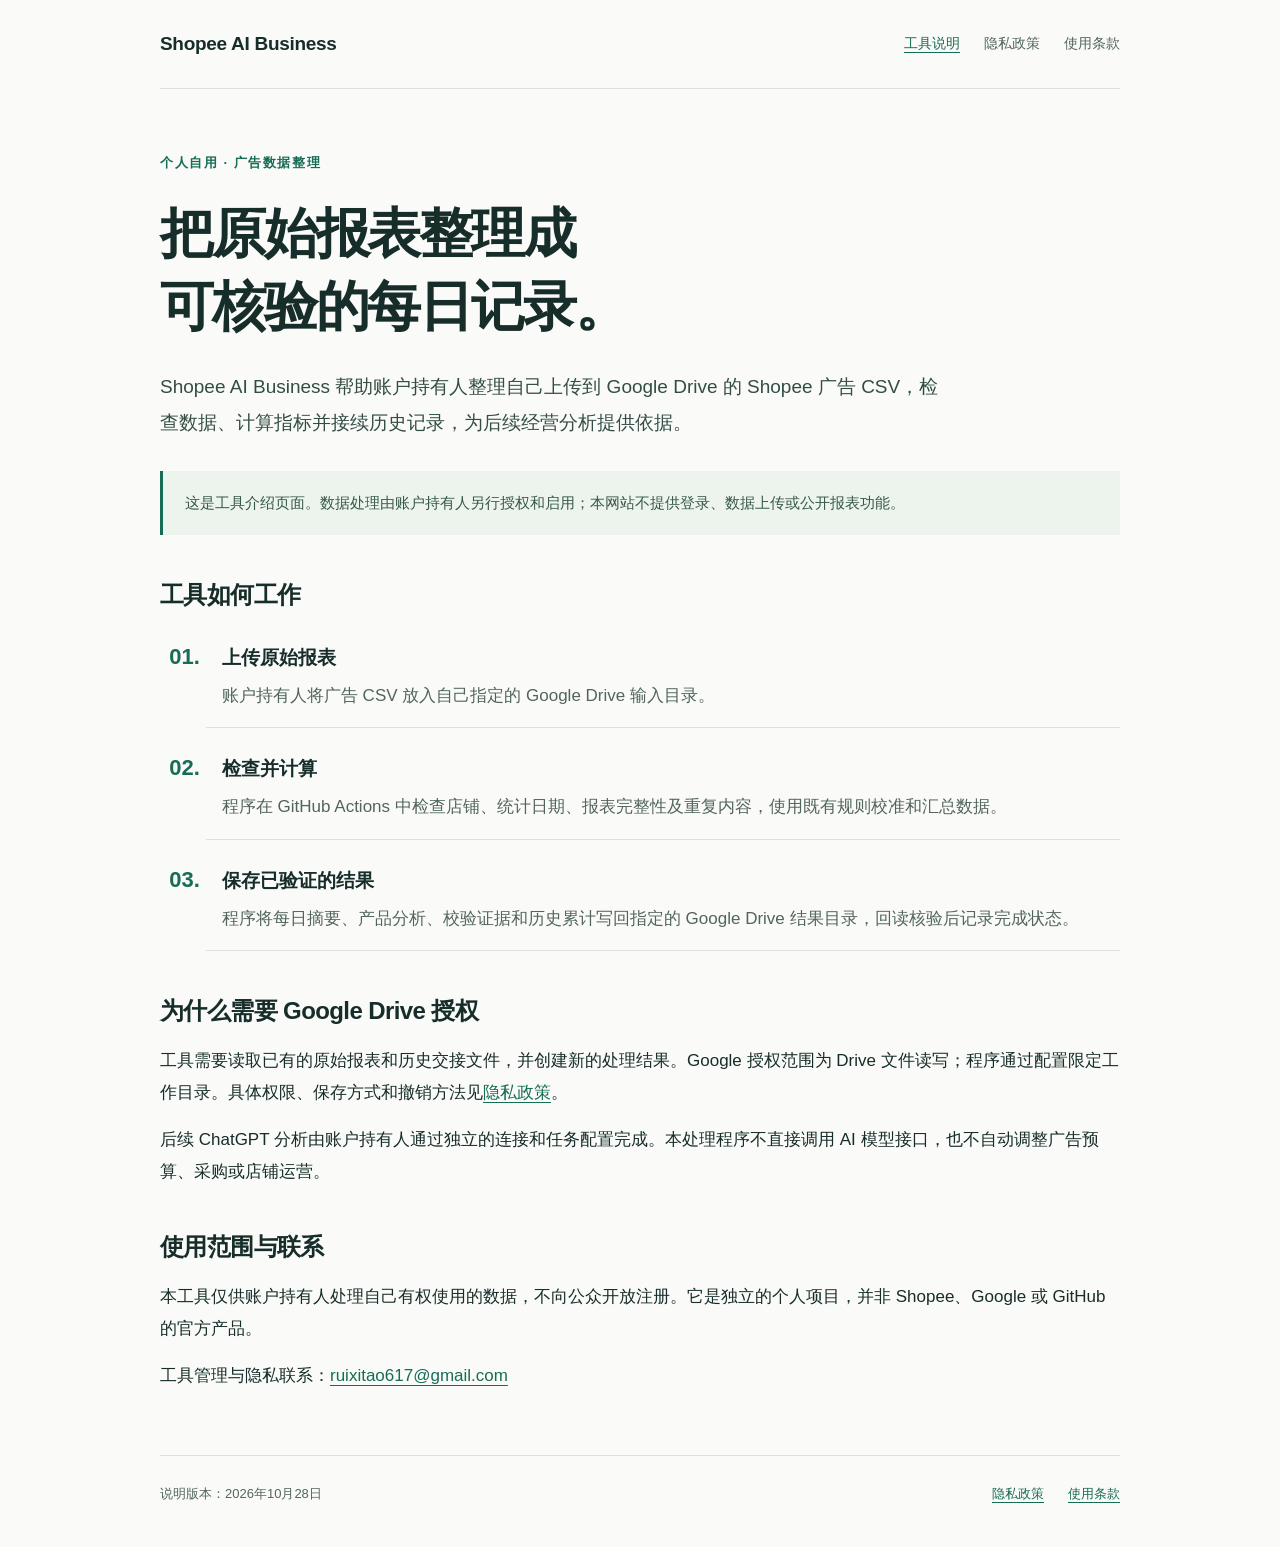
<file: index.html>
<!doctype html>
<html lang="zh-CN">
<head>
  <meta charset="utf-8">
  <meta name="viewport" content="width=device-width, initial-scale=1">
  <meta name="description" content="Shopee AI Business 是账户持有人自用的广告数据整理工具。本页介绍工具用途、Google Drive 授权和数据处理方式。">
  <title>Shopee AI Business · 工具说明</title>
  <link rel="stylesheet" href="styles.css">
</head>
<body>
  <a class="skip" href="#main">跳至正文</a>
  <header><a class="brand" href="index.html">Shopee AI Business</a><nav aria-label="主导航"><a href="index.html" aria-current="page">工具说明</a><a href="privacy.html">隐私政策</a><a href="terms.html">使用条款</a></nav></header>
  <main id="main">
    <p class="eyebrow">个人自用 · 广告数据整理</p>
    <h1>把原始报表整理成<br>可核验的每日记录。</h1>
    <p class="lead">Shopee AI Business 帮助账户持有人整理自己上传到 Google Drive 的 Shopee 广告 CSV，检查数据、计算指标并接续历史记录，为后续经营分析提供依据。</p>
    <p class="notice">这是工具介绍页面。数据处理由账户持有人另行授权和启用；本网站不提供登录、数据上传或公开报表功能。</p>
    <section>
      <h2>工具如何工作</h2>
      <ol class="steps">
        <li><strong>上传原始报表</strong><span>账户持有人将广告 CSV 放入自己指定的 Google Drive 输入目录。</span></li>
        <li><strong>检查并计算</strong><span>程序在 GitHub Actions 中检查店铺、统计日期、报表完整性及重复内容，使用既有规则校准和汇总数据。</span></li>
        <li><strong>保存已验证的结果</strong><span>程序将每日摘要、产品分析、校验证据和历史累计写回指定的 Google Drive 结果目录，回读核验后记录完成状态。</span></li>
      </ol>
    </section>
    <section>
      <h2>为什么需要 Google Drive 授权</h2>
      <p>工具需要读取已有的原始报表和历史交接文件，并创建新的处理结果。Google 授权范围为 Drive 文件读写；程序通过配置限定工作目录。具体权限、保存方式和撤销方法见<a href="privacy.html">隐私政策</a>。</p>
      <p>后续 ChatGPT 分析由账户持有人通过独立的连接和任务配置完成。本处理程序不直接调用 AI 模型接口，也不自动调整广告预算、采购或店铺运营。</p>
    </section>
    <section>
      <h2>使用范围与联系</h2>
      <p>本工具仅供账户持有人处理自己有权使用的数据，不向公众开放注册。它是独立的个人项目，并非 Shopee、Google 或 GitHub 的官方产品。</p>
      <p>工具管理与隐私联系：<a href="mailto:ruixitao617@gmail.com">ruixitao617@gmail.com</a></p>
    </section>
  </main>
  <footer><span>说明版本：2026年10月28日</span><a href="privacy.html">隐私政策</a><a href="terms.html">使用条款</a></footer>
</body>
</html>
</file>
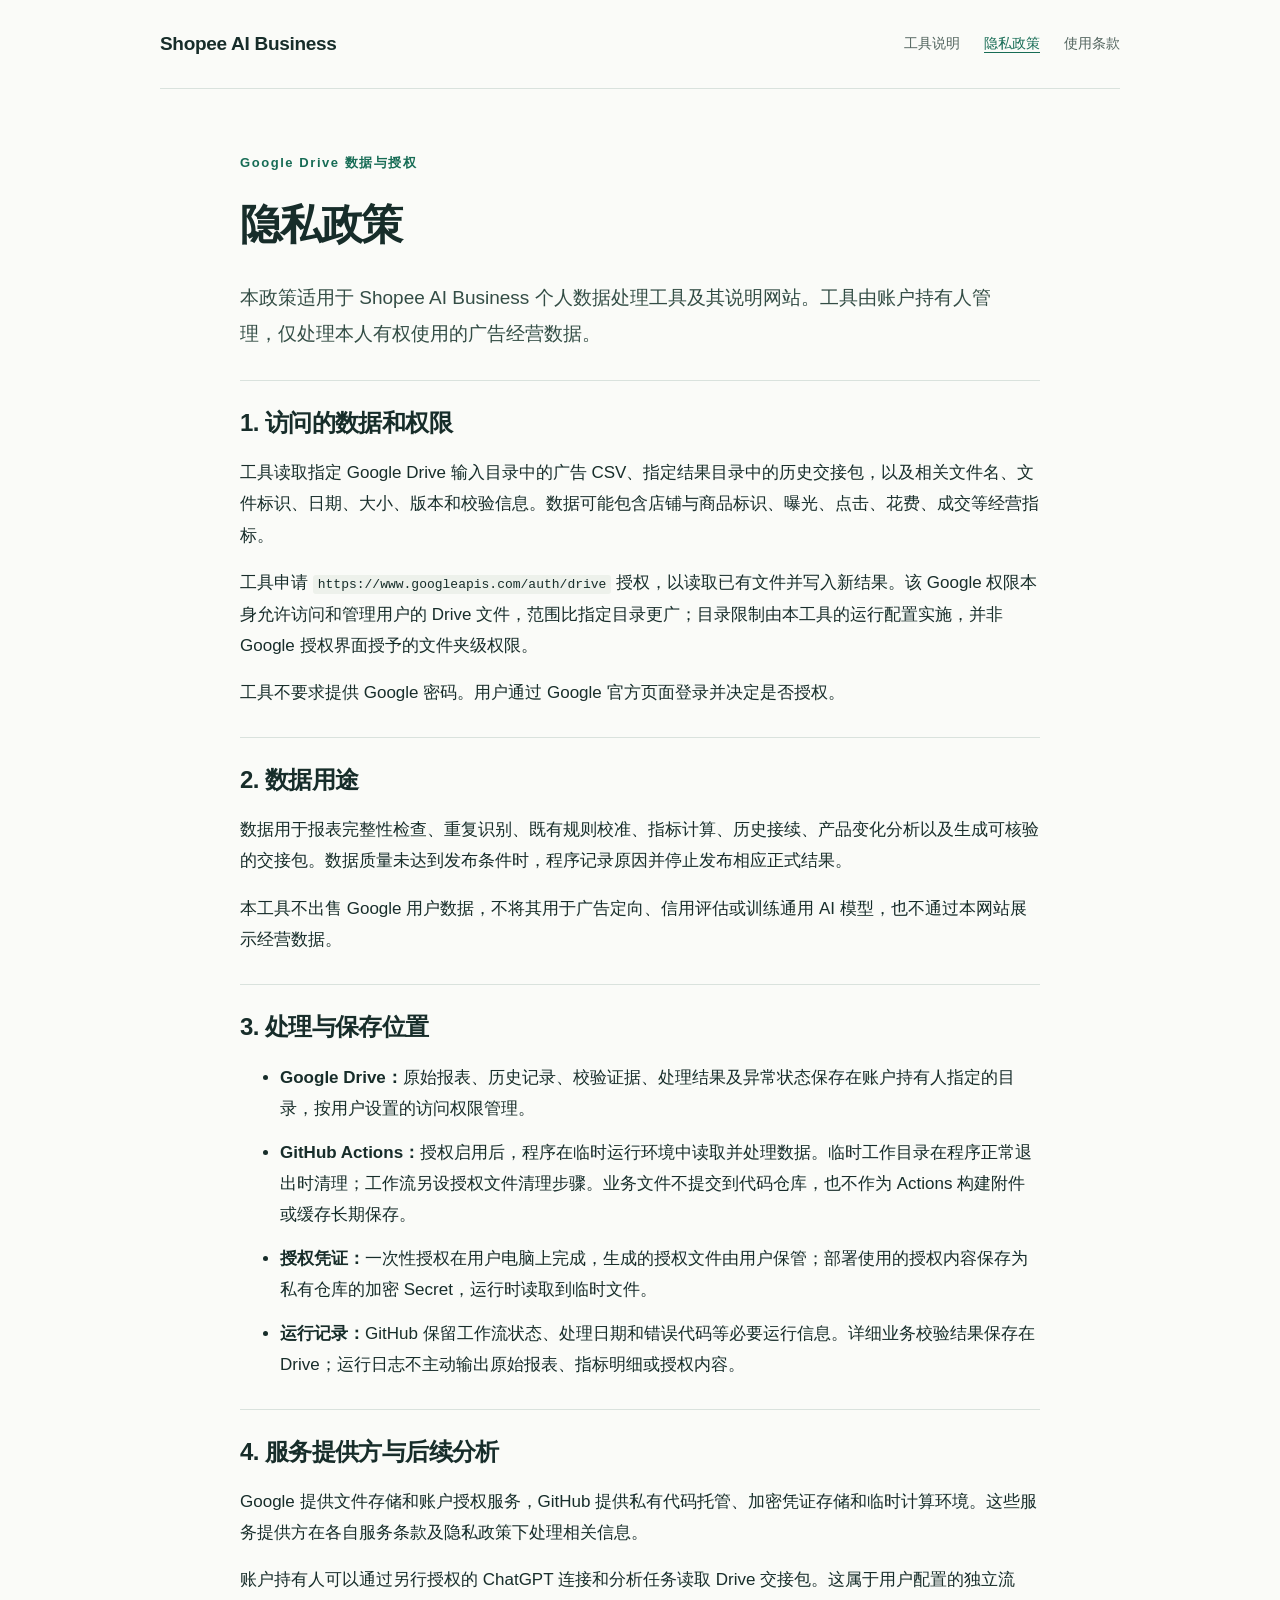
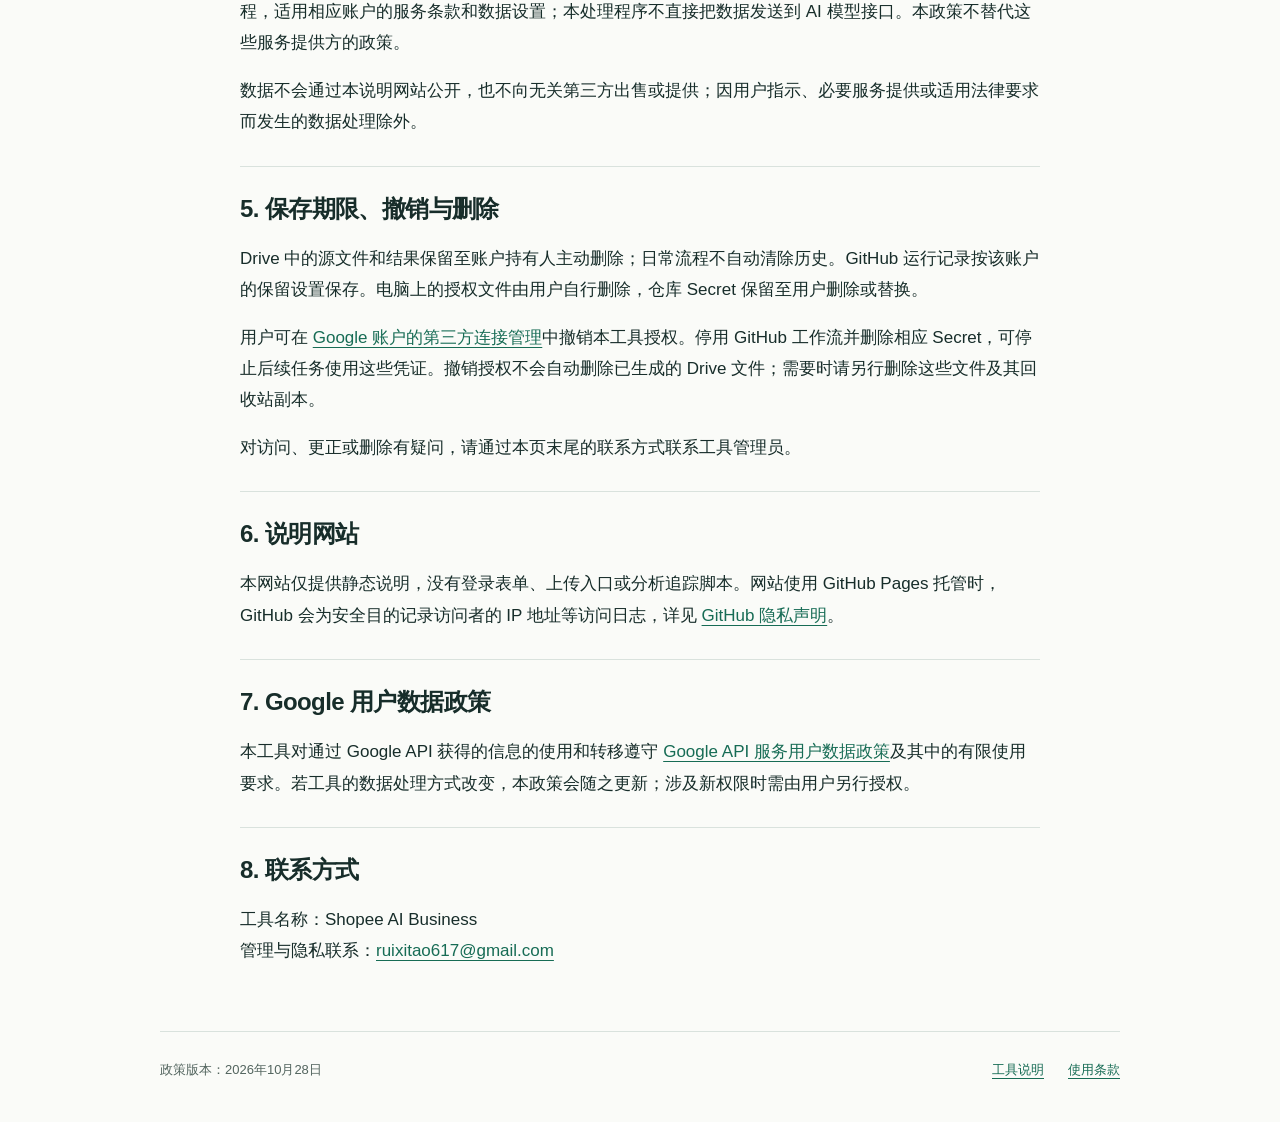
<file: privacy.html>
<!doctype html>
<html lang="zh-CN">
<head>
  <meta charset="utf-8">
  <meta name="viewport" content="width=device-width, initial-scale=1">
  <meta name="description" content="Shopee AI Business 如何访问、使用、保存和处理 Google Drive 数据，以及如何撤销授权。">
  <title>隐私政策 · Shopee AI Business</title>
  <link rel="stylesheet" href="styles.css">
</head>
<body>
  <a class="skip" href="#main">跳至正文</a>
  <header><a class="brand" href="index.html">Shopee AI Business</a><nav aria-label="主导航"><a href="index.html">工具说明</a><a href="privacy.html" aria-current="page">隐私政策</a><a href="terms.html">使用条款</a></nav></header>
  <main id="main" class="document">
    <p class="eyebrow">Google Drive 数据与授权</p>
    <h1>隐私政策</h1>
    <p class="lead">本政策适用于 Shopee AI Business 个人数据处理工具及其说明网站。工具由账户持有人管理，仅处理本人有权使用的广告经营数据。</p>
    <section><h2>1. 访问的数据和权限</h2>
      <p>工具读取指定 Google Drive 输入目录中的广告 CSV、指定结果目录中的历史交接包，以及相关文件名、文件标识、日期、大小、版本和校验信息。数据可能包含店铺与商品标识、曝光、点击、花费、成交等经营指标。</p>
      <p>工具申请 <code>https://www.googleapis.com/auth/drive</code> 授权，以读取已有文件并写入新结果。该 Google 权限本身允许访问和管理用户的 Drive 文件，范围比指定目录更广；目录限制由本工具的运行配置实施，并非 Google 授权界面授予的文件夹级权限。</p>
      <p>工具不要求提供 Google 密码。用户通过 Google 官方页面登录并决定是否授权。</p>
    </section>
    <section><h2>2. 数据用途</h2>
      <p>数据用于报表完整性检查、重复识别、既有规则校准、指标计算、历史接续、产品变化分析以及生成可核验的交接包。数据质量未达到发布条件时，程序记录原因并停止发布相应正式结果。</p>
      <p>本工具不出售 Google 用户数据，不将其用于广告定向、信用评估或训练通用 AI 模型，也不通过本网站展示经营数据。</p>
    </section>
    <section><h2>3. 处理与保存位置</h2>
      <ul>
        <li><strong>Google Drive：</strong>原始报表、历史记录、校验证据、处理结果及异常状态保存在账户持有人指定的目录，按用户设置的访问权限管理。</li>
        <li><strong>GitHub Actions：</strong>授权启用后，程序在临时运行环境中读取并处理数据。临时工作目录在程序正常退出时清理；工作流另设授权文件清理步骤。业务文件不提交到代码仓库，也不作为 Actions 构建附件或缓存长期保存。</li>
        <li><strong>授权凭证：</strong>一次性授权在用户电脑上完成，生成的授权文件由用户保管；部署使用的授权内容保存为私有仓库的加密 Secret，运行时读取到临时文件。</li>
        <li><strong>运行记录：</strong>GitHub 保留工作流状态、处理日期和错误代码等必要运行信息。详细业务校验结果保存在 Drive；运行日志不主动输出原始报表、指标明细或授权内容。</li>
      </ul>
    </section>
    <section><h2>4. 服务提供方与后续分析</h2>
      <p>Google 提供文件存储和账户授权服务，GitHub 提供私有代码托管、加密凭证存储和临时计算环境。这些服务提供方在各自服务条款及隐私政策下处理相关信息。</p>
      <p>账户持有人可以通过另行授权的 ChatGPT 连接和分析任务读取 Drive 交接包。这属于用户配置的独立流程，适用相应账户的服务条款和数据设置；本处理程序不直接把数据发送到 AI 模型接口。本政策不替代这些服务提供方的政策。</p>
      <p>数据不会通过本说明网站公开，也不向无关第三方出售或提供；因用户指示、必要服务提供或适用法律要求而发生的数据处理除外。</p>
    </section>
    <section><h2>5. 保存期限、撤销与删除</h2>
      <p>Drive 中的源文件和结果保留至账户持有人主动删除；日常流程不自动清除历史。GitHub 运行记录按该账户的保留设置保存。电脑上的授权文件由用户自行删除，仓库 Secret 保留至用户删除或替换。</p>
      <p>用户可在 <a href="https://myaccount.google.com/connections">Google 账户的第三方连接管理</a>中撤销本工具授权。停用 GitHub 工作流并删除相应 Secret，可停止后续任务使用这些凭证。撤销授权不会自动删除已生成的 Drive 文件；需要时请另行删除这些文件及其回收站副本。</p>
      <p>对访问、更正或删除有疑问，请通过本页末尾的联系方式联系工具管理员。</p>
    </section>
    <section><h2>6. 说明网站</h2>
      <p>本网站仅提供静态说明，没有登录表单、上传入口或分析追踪脚本。网站使用 GitHub Pages 托管时，GitHub 会为安全目的记录访问者的 IP 地址等访问日志，详见 <a href="https://docs.github.com/en/site-policy/privacy-policies/github-general-privacy-statement">GitHub 隐私声明</a>。</p>
    </section>
    <section><h2>7. Google 用户数据政策</h2>
      <p>本工具对通过 Google API 获得的信息的使用和转移遵守 <a href="https://developers.google.com/terms/api-services-user-data-policy">Google API 服务用户数据政策</a>及其中的有限使用要求。若工具的数据处理方式改变，本政策会随之更新；涉及新权限时需由用户另行授权。</p>
    </section>
    <section><h2>8. 联系方式</h2><p>工具名称：Shopee AI Business<br>管理与隐私联系：<a href="mailto:ruixitao617@gmail.com">ruixitao617@gmail.com</a></p></section>
  </main>
  <footer><span>政策版本：2026年10月28日</span><a href="index.html">工具说明</a><a href="terms.html">使用条款</a></footer>
</body>
</html>
</file>
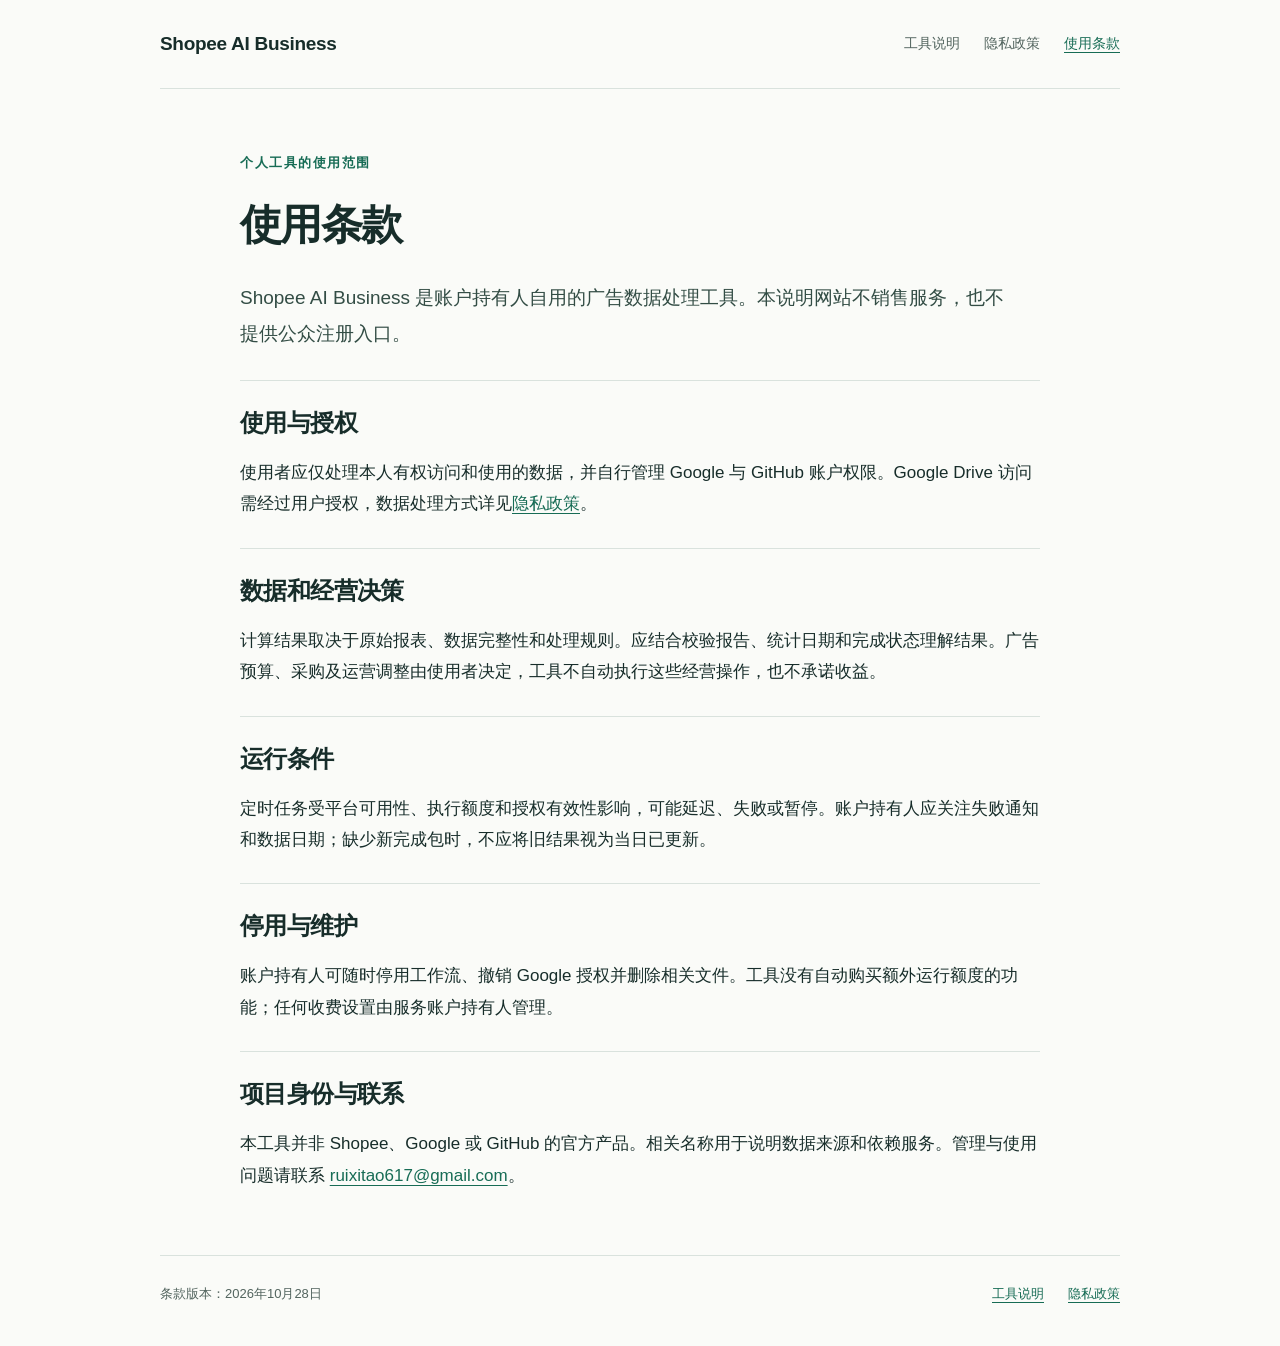
<file: terms.html>
<!doctype html>
<html lang="zh-CN">
<head>
  <meta charset="utf-8">
  <meta name="viewport" content="width=device-width, initial-scale=1">
  <meta name="description" content="Shopee AI Business 的个人使用范围、数据责任和停用方式。">
  <title>使用条款 · Shopee AI Business</title>
  <link rel="stylesheet" href="styles.css">
</head>
<body>
  <a class="skip" href="#main">跳至正文</a>
  <header><a class="brand" href="index.html">Shopee AI Business</a><nav aria-label="主导航"><a href="index.html">工具说明</a><a href="privacy.html">隐私政策</a><a href="terms.html" aria-current="page">使用条款</a></nav></header>
  <main id="main" class="document">
    <p class="eyebrow">个人工具的使用范围</p>
    <h1>使用条款</h1>
    <p class="lead">Shopee AI Business 是账户持有人自用的广告数据处理工具。本说明网站不销售服务，也不提供公众注册入口。</p>
    <section><h2>使用与授权</h2><p>使用者应仅处理本人有权访问和使用的数据，并自行管理 Google 与 GitHub 账户权限。Google Drive 访问需经过用户授权，数据处理方式详见<a href="privacy.html">隐私政策</a>。</p></section>
    <section><h2>数据和经营决策</h2><p>计算结果取决于原始报表、数据完整性和处理规则。应结合校验报告、统计日期和完成状态理解结果。广告预算、采购及运营调整由使用者决定，工具不自动执行这些经营操作，也不承诺收益。</p></section>
    <section><h2>运行条件</h2><p>定时任务受平台可用性、执行额度和授权有效性影响，可能延迟、失败或暂停。账户持有人应关注失败通知和数据日期；缺少新完成包时，不应将旧结果视为当日已更新。</p></section>
    <section><h2>停用与维护</h2><p>账户持有人可随时停用工作流、撤销 Google 授权并删除相关文件。工具没有自动购买额外运行额度的功能；任何收费设置由服务账户持有人管理。</p></section>
    <section><h2>项目身份与联系</h2><p>本工具并非 Shopee、Google 或 GitHub 的官方产品。相关名称用于说明数据来源和依赖服务。管理与使用问题请联系 <a href="mailto:ruixitao617@gmail.com">ruixitao617@gmail.com</a>。</p></section>
  </main>
  <footer><span>条款版本：2026年10月28日</span><a href="index.html">工具说明</a><a href="privacy.html">隐私政策</a></footer>
</body>
</html>
</file>
<file: styles.css>
:root { color-scheme: light; --ink: #172d2a; --muted: #52645e; --accent: #176c55; --line: #d9e2dd; --paper: #fafbf8; }
* { box-sizing: border-box; }
html { scroll-behavior: smooth; }
body { margin: 0; background: var(--paper); color: var(--ink); font-family: -apple-system, BlinkMacSystemFont, "Segoe UI", "PingFang SC", "Microsoft YaHei", sans-serif; font-size: 17px; line-height: 1.85; }
a { color: var(--accent); text-underline-offset: 4px; overflow-wrap: anywhere; }
a:hover { color: #104c3c; }
a:focus-visible { outline: 3px solid var(--accent); outline-offset: 5px; }
.skip { position: absolute; top: -80px; left: 16px; padding: 8px 16px; background: white; z-index: 2; }
.skip:focus { top: 12px; }
header, main, footer { width: min(960px, calc(100% - 48px)); margin-inline: auto; }
header { display: flex; justify-content: space-between; align-items: center; gap: 24px; padding-block: 25px; border-bottom: 1px solid var(--line); }
.brand { color: var(--ink); font-size: 19px; font-weight: 700; letter-spacing: -.3px; text-decoration: none; }
nav { display: flex; flex-wrap: wrap; gap: 10px 24px; font-size: 14px; }
nav a { color: var(--muted); text-decoration: none; padding-block: 6px; }
nav a[aria-current="page"] { color: var(--accent); text-decoration: underline; }
main { padding-block: 62px 48px; }
.eyebrow { margin: 0 0 22px; color: var(--accent); font-size: 13px; font-weight: 700; letter-spacing: .12em; }
h1 { font-size: clamp(32px, 5vw, 54px); font-weight: 650; line-height: 1.35; letter-spacing: -.04em; margin: 0 0 26px; }
.lead { max-width: 780px; font-size: 19px; line-height: 1.9; color: #334d45; }
.notice { margin: 30px 0 0; padding: 18px 22px; border-left: 3px solid var(--accent); background: #edf3ed; color: #36594a; font-size: 15px; }
section { margin-top: 42px; }
h2 { font-size: 24px; line-height: 1.5; margin: 0 0 16px; letter-spacing: -.025em; }
p { margin: 0 0 16px; }
li { margin-bottom: 12px; }
.steps { list-style: decimal-leading-zero; padding-left: 2.7em; margin-block: 24px; }
.steps li { padding-left: 16px; padding-bottom: 16px; margin-bottom: 20px; border-bottom: 1px solid var(--line); }
.steps li::marker { color: var(--accent); font-size: 22px; font-weight: 600; }
.steps strong { display: block; font-size: 19px; margin-bottom: 5px; }
.steps span { display: block; color: var(--muted); }
.document { max-width: 800px; }
.document h1 { font-size: 42px; }
.document section { padding-top: 24px; border-top: 1px solid var(--line); margin-top: 28px; }
code { font-size: 13px; overflow-wrap: anywhere; background: #edf1eb; padding: 2px 5px; border-radius: 3px; }
footer { display: flex; flex-wrap: wrap; gap: 12px 24px; padding-block: 26px 40px; border-top: 1px solid var(--line); color: var(--muted); font-size: 13px; }
footer span { margin-right: auto; }
@media (max-width: 600px) { header, main, footer { width: calc(100% - 36px); } header { align-items: flex-start; flex-direction: column; gap: 8px; padding-block: 18px; } main { padding-top: 36px; } .lead { font-size: 17px; } .document h1 { font-size: 34px; } h2 { font-size: 22px; } .steps li { padding-left: 5px; } footer span { flex-basis: 100%; } }
@media (prefers-reduced-motion: reduce) { html { scroll-behavior: auto; } }
@media print { header nav, .skip { display: none; } body { background: white; } main { padding-block: 20px; } header, main, footer { width: 100%; } a { color: inherit; } }
</file>
